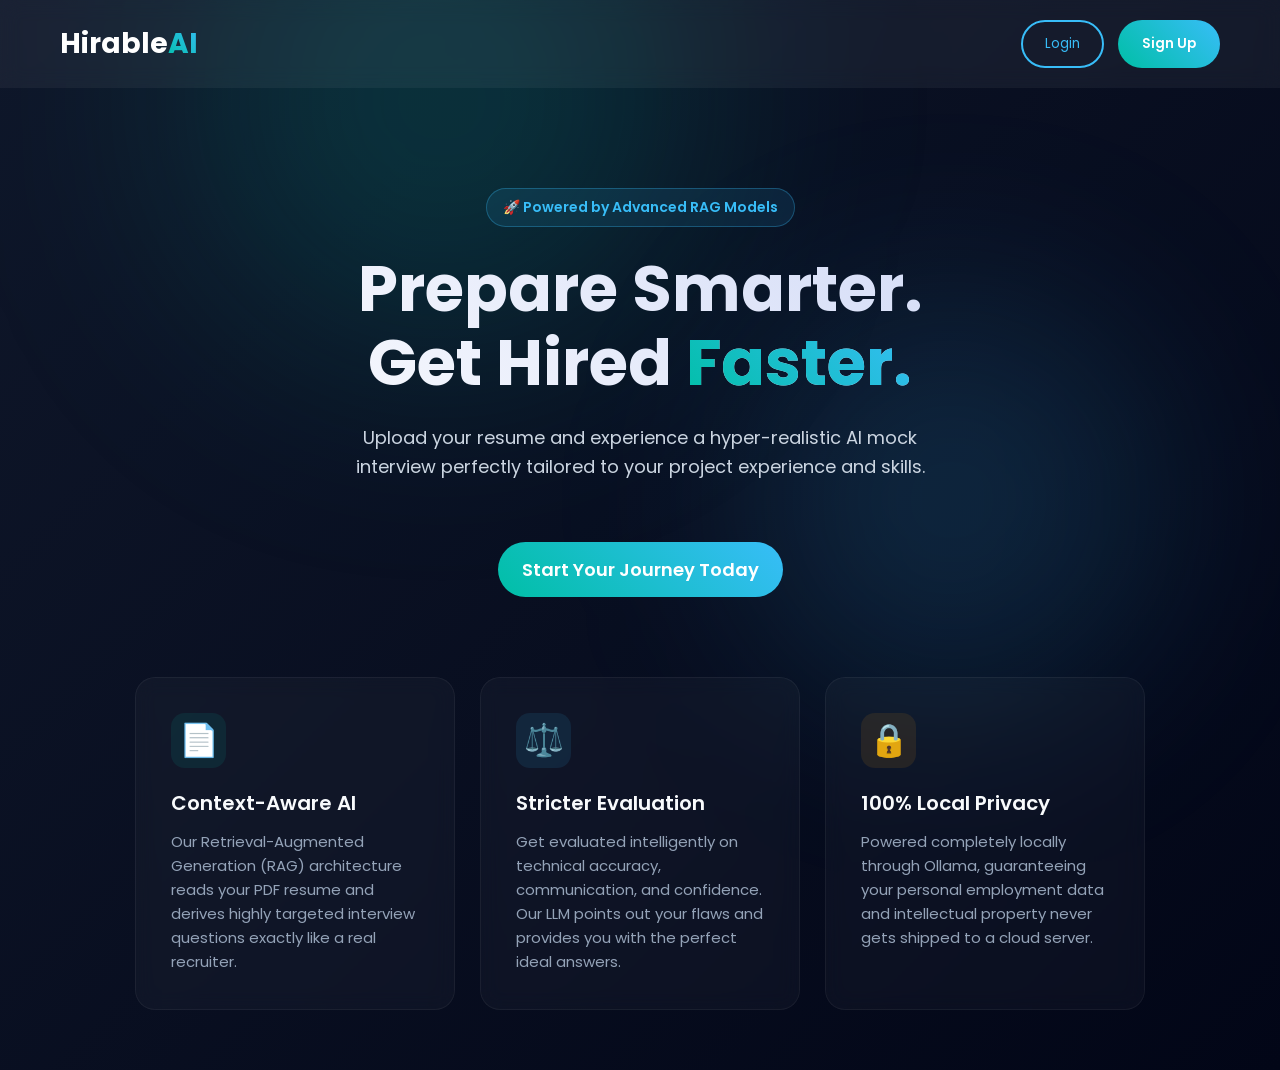
<file: frontend1/index.html>
<!DOCTYPE html>
<html>
<head>
<title>HirableAI | Ace Your Next Tech Interview</title>
<link rel="stylesheet" href="style.css">
<style>
  /* Landing Page Specific Styles */
  .hero-container {
      max-width: 1100px;
      margin: 0 auto;
      padding: 0 20px;
      margin-top: 100px;
      position: relative;
      z-index: 10;
  }
  
  .hero-badge {
      display: inline-block;
      padding: 8px 16px;
      background: rgba(56, 189, 248, 0.1);
      border: 1px solid rgba(56, 189, 248, 0.3);
      border-radius: 20px;
      color: #38BDF8;
      font-size: 14px;
      font-weight: 600;
      margin-bottom: 25px;
      animation: fadeUp 0.8s ease;
  }
  
  .hero h2 {
      font-size: 64px;
      line-height: 1.15;
      margin-bottom: 25px;
      font-weight: 700;
  }
  
  .hero p {
      font-size: 18px;
      max-width: 600px;
      margin: 0 auto 35px auto;
      line-height: 1.6;
  }
  
  .features-grid {
      display: flex;
      justify-content: center;
      gap: 25px;
      margin-top: 80px;
      flex-wrap: wrap;
      padding-bottom: 60px;
  }
  
  .feature-box {
      background: rgba(255, 255, 255, 0.03);
      border: 1px solid rgba(255, 255, 255, 0.05);
      backdrop-filter: blur(10px);
      padding: 35px;
      border-radius: 20px;
      width: 320px;
      text-align: left;
      transition: 0.4s;
      animation: fadeUp 1.2s ease forwards;
  }
  
  .feature-box:hover {
      background: rgba(255, 255, 255, 0.08);
      transform: translateY(-8px);
      box-shadow: 0 15px 35px rgba(0,0,0,0.4);
      border: 1px solid rgba(56, 189, 248, 0.2);
  }
  
  .feature-icon {
      font-size: 32px;
      margin-bottom: 20px;
      height: 55px;
      width: 55px;
      display: flex;
      align-items: center;
      justify-content: center;
      background: rgba(0, 191, 166, 0.1);
      border-radius: 14px;
  }
  
  .feature-box h3 {
      font-size: 20px;
      margin-bottom: 12px;
      color: #f8fafc;
      font-weight: 600;
  }
  
  .feature-box p {
      font-size: 15px;
      color: #94a3b8;
      line-height: 1.6;
      margin: 0;
  }
</style>
</head>

<body style="position: relative; overflow-x: hidden;">

<nav class="navbar" style="position: relative; z-index: 10;">
<h1 class="logo">Hirable<span>AI</span></h1>
<div>
    <button class="secondary-btn" onclick="window.location='login.html'" style="margin-right: 10px;">Login</button>
    <button class="primary-btn" onclick="window.location='signup.html'">Sign Up</button>
</div>
</nav>

<section class="hero hero-container">
    <div class="hero-badge">🚀 Powered by Advanced RAG Models</div>
    <h2>Prepare Smarter.<br>Get Hired <span style="background: linear-gradient(45deg,#00BFA6,#38BDF8); -webkit-background-clip: text; color: transparent;">Faster.</span></h2>
    <p>Upload your resume and experience a hyper-realistic AI mock interview perfectly tailored to your project experience and skills.</p>
    
    <div style="margin-top: 10px;">
        <button class="primary-btn big-btn" onclick="window.location='login.html'">Start Your Journey Today</button>
    </div>

    <div class="features-grid">
        <div class="feature-box">
            <div class="feature-icon" style="color:#00BFA6;">📄</div>
            <h3>Context-Aware AI</h3>
            <p>Our Retrieval-Augmented Generation (RAG) architecture reads your PDF resume and derives highly targeted interview questions exactly like a real recruiter.</p>
        </div>
        <div class="feature-box">
            <div class="feature-icon" style="color:#38BDF8; background: rgba(56, 189, 248, 0.1);">⚖️</div>
            <h3>Stricter Evaluation</h3>
            <p>Get evaluated intelligently on technical accuracy, communication, and confidence. Our LLM points out your flaws and provides you with the perfect ideal answers.</p>
        </div>
        <div class="feature-box">
            <div class="feature-icon" style="color:#f59e0b; background: rgba(245, 158, 11, 0.1);">🔒</div>
            <h3>100% Local Privacy</h3>
            <p>Powered completely locally through Ollama, guaranteeing your personal employment data and intellectual property never gets shipped to a cloud server.</p>
        </div>
    </div>
</section>

</body>
</html>
</file>
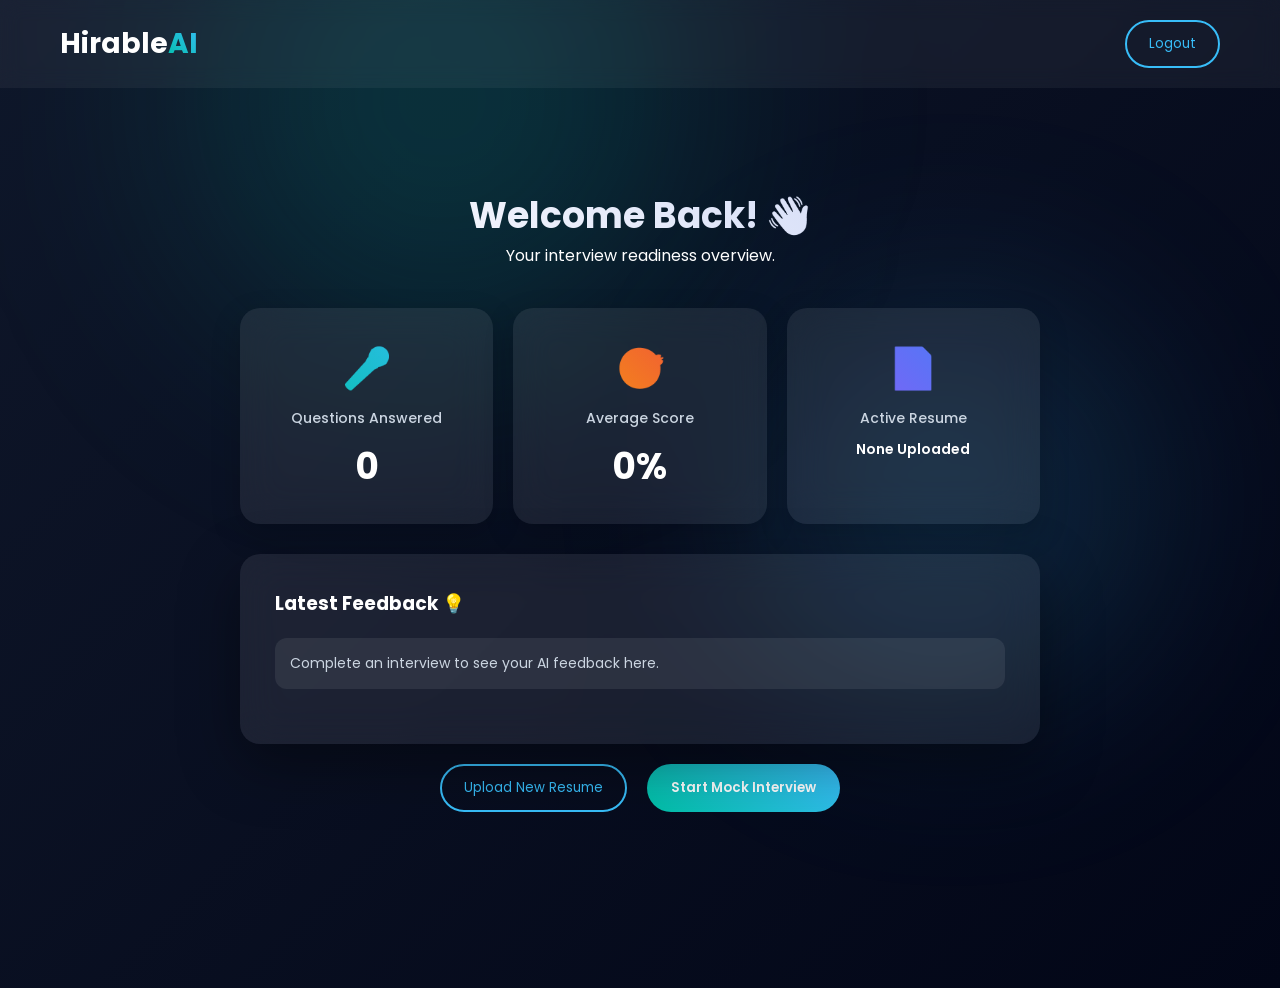
<file: frontend1/dashboard.html>
<!DOCTYPE html>
<html>
<head>
<title>Dashboard | HirableAI</title>
<link rel="stylesheet" href="style.css">
</head>

<body>

<nav class="navbar">
<h1 class="logo">Hirable<span>AI</span></h1>
<button onclick="logout()" class="secondary-btn">Logout</button>
</nav>

<section class="center-page" style="padding-top: 100px;">

    <div class="dashboard-container">
        <div class="dashboard-header">
            <h2>Welcome Back! 👋</h2>
            <p>Your interview readiness overview.</p>
        </div>
        
        <div class="dashboard-stats">
            <div class="stat-card">
                <div class="stat-icon" style="background: linear-gradient(45deg, #00BFA6, #38BDF8); -webkit-background-clip: text; color: transparent;">🎤</div>
                <h3>Questions Answered</h3>
                <h1 id="dashInterviews">0</h1>
            </div>
            <div class="stat-card">
                <div class="stat-icon" style="background: linear-gradient(45deg, #f59e0b, #ef4444); -webkit-background-clip: text; color: transparent;">🎯</div>
                <h3>Average Score</h3>
                <h1 id="dashScore">0%</h1>
            </div>
            <div class="stat-card">
                <div class="stat-icon" style="background: linear-gradient(45deg, #8b5cf6, #3b82f6); -webkit-background-clip: text; color: transparent;">📄</div>
                <h3>Active Resume</h3>
                <p id="dashResume" style="font-weight: 600; font-size: 14px; margin-top: 10px;">None Uploaded</p>
            </div>
        </div>

        <div class="recent-activity card" style="width: 100%; margin: 20px 0; text-align: left;">
            <h3 style="margin-bottom: 15px;">Latest Feedback 💡</h3>
            <div class="feedback" id="dashFeedback" style="max-height: none;">
                Complete an interview to see your AI feedback here.
            </div>
        </div>

        <div class="dashboard-actions" style="display: flex; gap: 20px; justify-content: center; margin-bottom: 40px;">
            <button class="secondary-btn" onclick="window.location='upload.html'">Upload New Resume</button>
            <button class="primary-btn" onclick="window.location='mock.html'">Start Mock Interview</button>
        </div>
    </div>

</section>

<script src="script.js"></script>
</body>
</html>
</file>
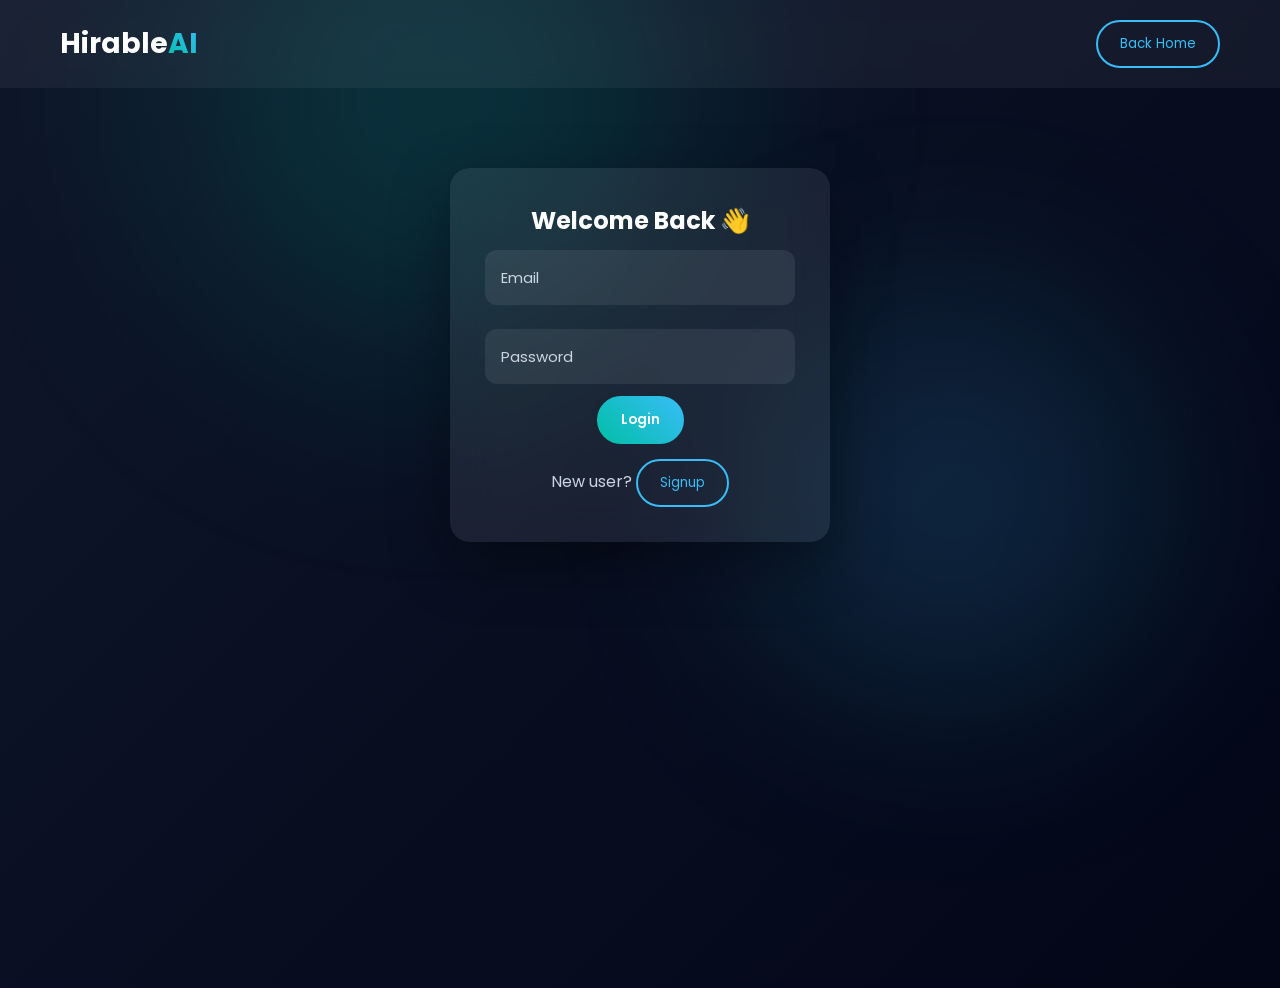
<file: frontend1/login.html>
<!DOCTYPE html>
<html>
<head>
<title>Login</title>
<link rel="stylesheet" href="style.css">
</head>

<body style="position: relative;">

<nav class="navbar" style="position: relative; z-index: 10;">
<h1 class="logo">Hirable<span>AI</span></h1>
<button class="secondary-btn" onclick="window.location='index.html'">Back Home</button>
</nav>

<section class="center-page">
<div class="card">
<h2>Welcome Back 👋</h2>

<input type="email" placeholder="Email">
<input type="password" placeholder="Password">

<button class="primary-btn" onclick="login()">Login</button>
<!-- <button class="secondary-btn" onclick="signup()">Sign</button> -->

<p style="margin-top:15px;color:#cbd5e1;">
New user? <button class="secondary-btn" onclick="signup()">Signup</button>
</p>
</div>
</section>

<script src="script.js"></script>
</body>

</html>
</file>
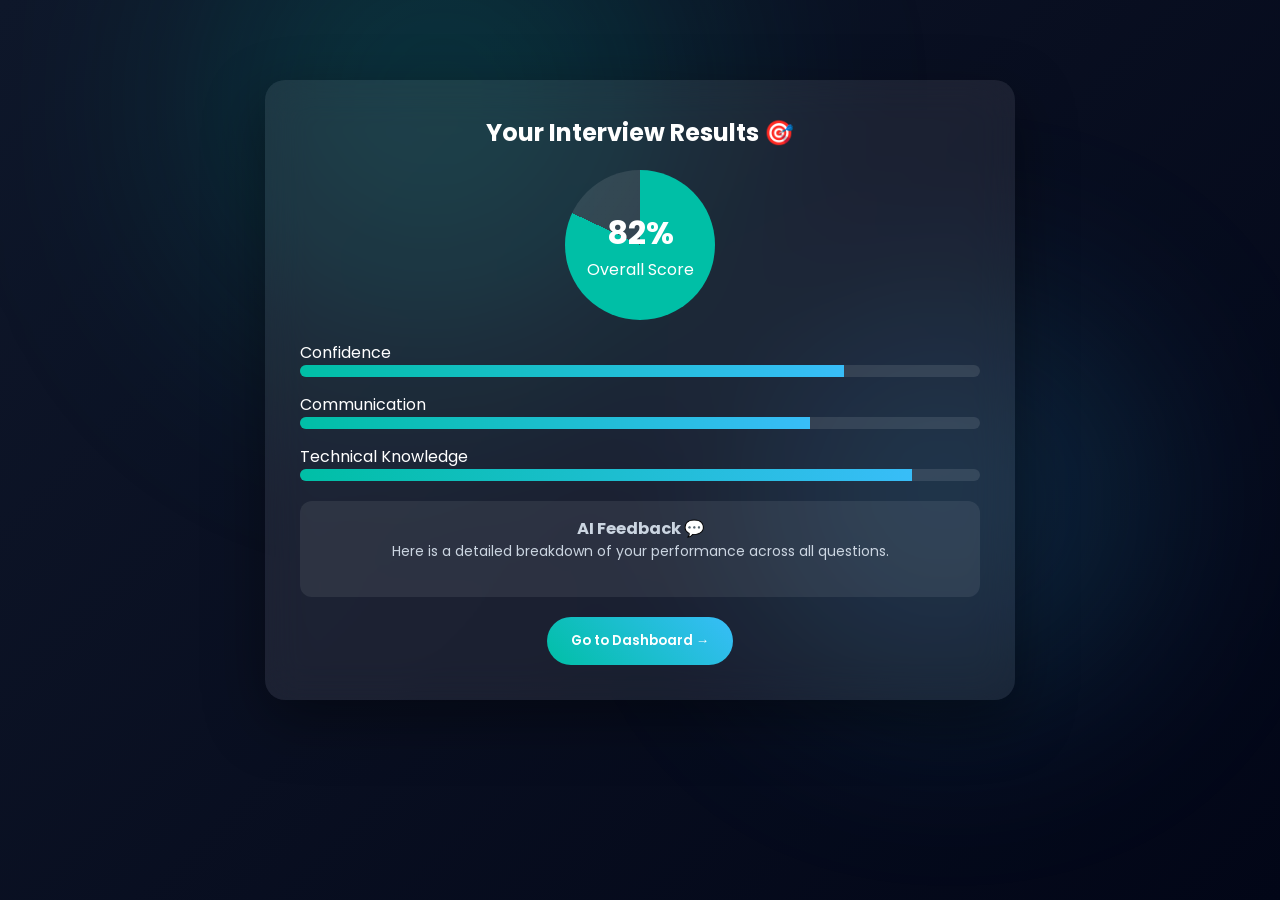
<file: frontend1/results.html>
<!DOCTYPE html>
<html>
<head>
<title>Interview Results</title>
<link rel="stylesheet" href="style.css">
</head>

<body class="center-page">

<div class="card result-card">

<h2>Your Interview Results 🎯</h2>

<!-- OVERALL SCORE -->
<div class="score-circle">
    <h1 id="overallScore">82%</h1>
    <p>Overall Score</p>
</div>

<!-- SKILL BARS -->
<div class="skill">
    <p>Confidence</p>
    <div class="bar"><div id="confBar"></div></div>
</div>

<div class="skill">
    <p>Communication</p>
    <div class="bar"><div id="commBar"></div></div>
</div>

<div class="skill">
    <p>Technical Knowledge</p>
    <div class="bar"><div id="techBar"></div></div>
</div>

<!-- FEEDBACK -->
<div class="feedback">
    <h3>AI Feedback 💬</h3>
    <p>
        Great clarity in answers. Try to give more
        real-world examples to improve impact.
    </p>
    <div id="completeFeedback" style="margin-top: 20px; text-align: left;"></div>
</div>

<button class="primary-btn" onclick="goDashboard()">
Go to Dashboard →
</button>

</div>

<script src="script.js"></script>
</body>
</html>
</file>
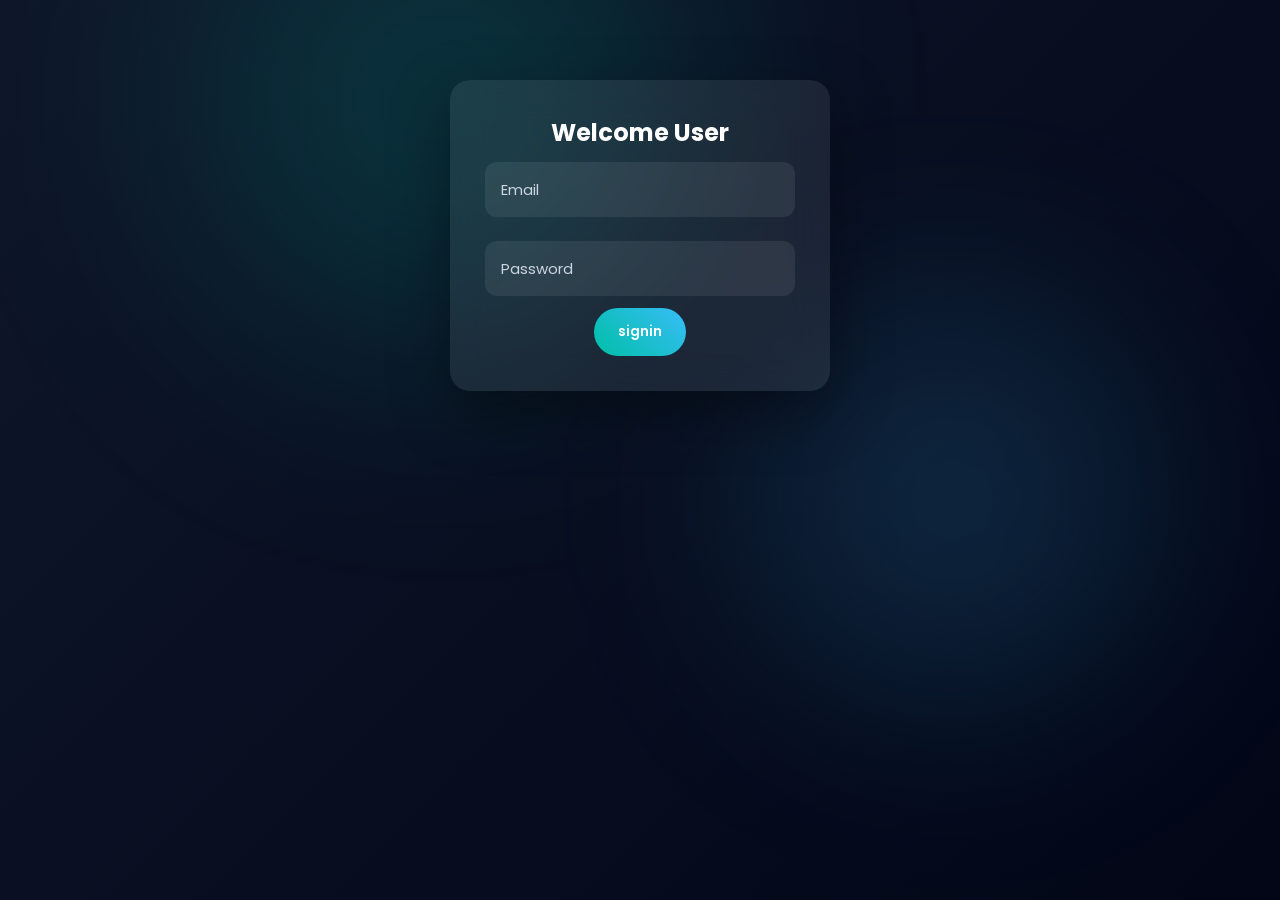
<file: frontend1/signup.html>
<!DOCTYPE html>
<html lang="en">
<head>
    <meta charset="UTF-8">
    <meta name="viewport" content="width=device-width, initial-scale=1.0">
    <title>Signin</title>
    <link rel="stylesheet" href="style.css">
</head>
<body class="center-page">
    <div class="card">
<h2>Welcome User</h2>

<input type="email" placeholder="Email">
<input type="password" placeholder="Password">
<button class="primary-btn" onclick="signin()">signin</button>
<p id="msg"></p>
    <script src="script.js"></script>
</body>
</html>
</file>
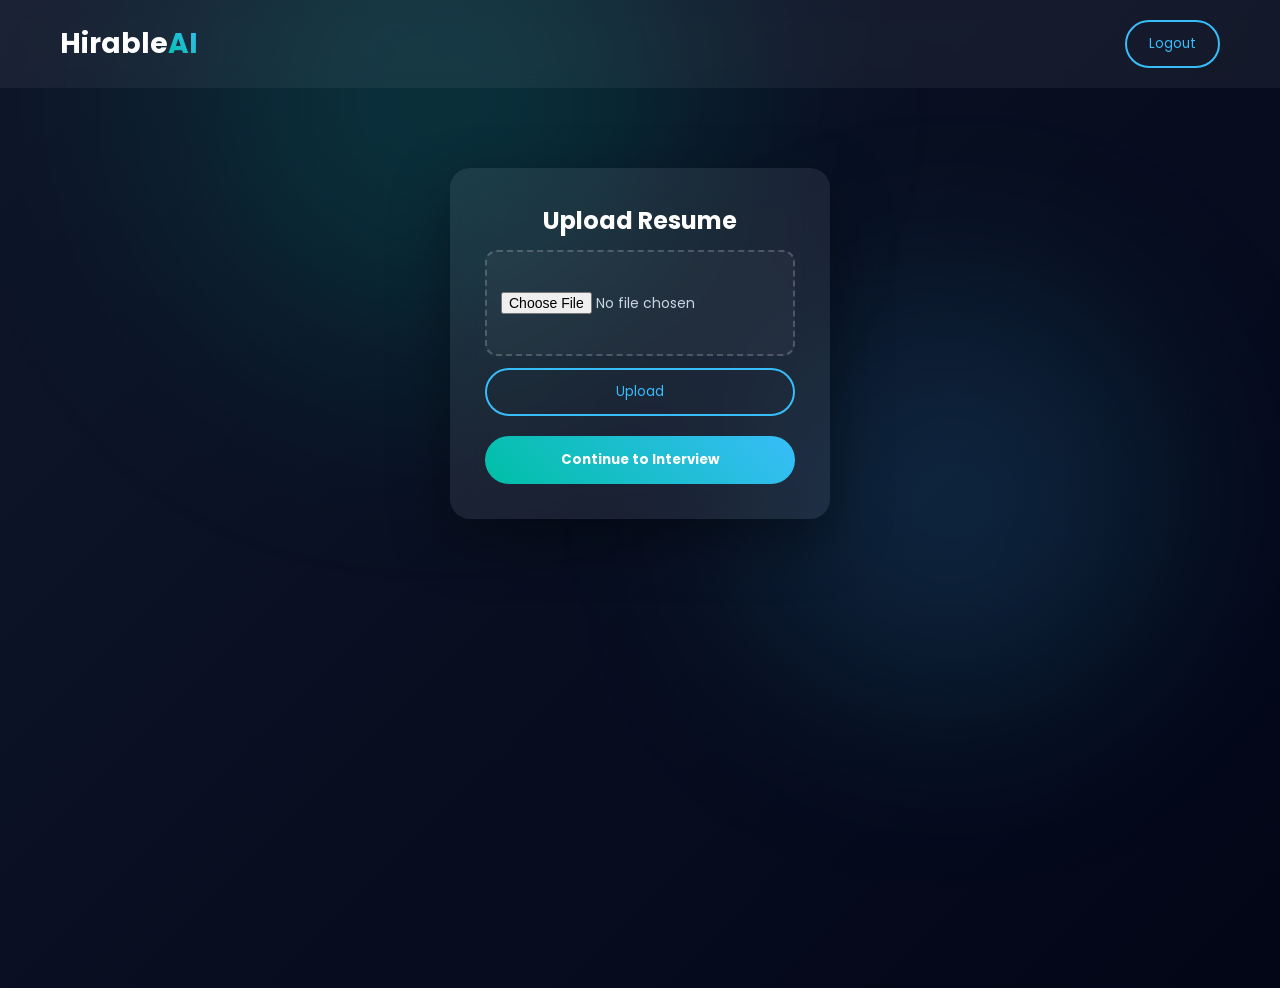
<file: frontend1/upload.html>
<!DOCTYPE html>
<html>
<head>
<title>Upload Resume</title>
<link rel="stylesheet" href="style.css">
</head>

<body style="position: relative;">

<nav class="navbar" style="position: relative; z-index: 10;">
<h1 class="logo">Hirable<span>AI</span></h1>
<button class="secondary-btn" onclick="logout()">Logout</button>
</nav>

<section class="center-page">
<div class="card">
  <h2>Upload Resume</h2>

  <input type="file" id="resume" accept=".pdf">
  <button type="button" class="secondary-btn" onclick="upload()" style="margin-bottom: 20px; width: 100%;">Upload</button>
  <p id="msg"></p>

  <button id="nextBtn" class="primary-btn" disabled onclick="goMock()" style="width: 100%;">
   <h4> Continue to Interview</h4>
  </button>
</div>
</section>

<script src="script.js"></script>
</body>
</html>
</file>
<file: frontend1/style.css>
/* GOOGLE FONT */
@import url('https://fonts.googleapis.com/css2?family=Poppins:wght@300;400;500;600;700&display=swap');

*{
margin:0;
padding:0;
box-sizing:border-box;
font-family:Poppins,sans-serif;
}

/* BACKGROUND */
body{
min-height:100vh;
background: linear-gradient(135deg,#0f172a,#020617);
color:white;
position: relative;
overflow-x: hidden;
}

/* GLOBAL GLOW ORBS */
body::before {
    content: '';
    position: fixed;
    top: -150px;
    left: 15%;
    width: 500px;
    height: 500px;
    background: rgba(0, 191, 166, 0.18);
    filter: blur(120px);
    border-radius: 50%;
    z-index: -1;
    pointer-events: none;
}

body::after {
    content: '';
    position: fixed;
    top: 300px;
    right: 10%;
    width: 400px;
    height: 400px;
    background: rgba(56, 189, 248, 0.15);
    filter: blur(100px);
    border-radius: 50%;
    z-index: -1;
    pointer-events: none;
}

/* NAVBAR */
.navbar{
display:flex;
justify-content:space-between;
align-items:center;
padding:20px 60px;
background:rgba(255,255,255,0.05);
backdrop-filter:blur(10px);
}

.logo{
font-size:28px;
font-weight:700;
}

.logo span{
    background: linear-gradient(45deg,#00BFA6,#38BDF8);
    background-clip: text;
    -webkit-background-clip: text;
    -webkit-text-fill-color: transparent;
    color: transparent;
}



/* HERO */
.hero{
text-align:center;
margin-top:140px;
animation:fadeUp 1s ease;
}

.hero h2{
    font-size:48px;
    background: linear-gradient(45deg,#ffffff,#cbd5f5);
    background-clip: text;
    -webkit-background-clip: text;
    -webkit-text-fill-color: transparent;
    color: transparent;
}

.hero p{
margin-top:15px;
color:#cbd5e1;
}

/* GLASS CARD */
.card{
background:rgba(255,255,255,0.08);
backdrop-filter:blur(20px);
padding:35px;
width:380px;
border-radius:20px;
box-shadow:0 20px 60px rgba(0,0,0,0.4);
text-align:center;
animation:fadeUp 0.8s ease;
margin: 40px auto;
}

/* CENTER LAYOUT */
.center-page{
display:flex;
justify-content:center;
align-items:flex-start;
min-height:100vh;
padding: 40px 20px;
}

/* INPUTS */
input,textarea,select{
width:100%;
padding:14px;
margin:12px 0;
border: 2px solid transparent;
border-radius:12px;
background:rgba(255,255,255,0.08);
color:white;
outline:none;
transition: 0.3s;
font-size: 15px;
}

input:focus, textarea:focus {
background:rgba(255,255,255,0.12);
border: 2px solid #38BDF8;
box-shadow: 0 0 15px rgba(56, 189, 248, 0.2);
}

input[type="file"] {
    padding: 40px 14px;
    background: rgba(255, 255, 255, 0.03);
    border: 2px dashed rgba(255, 255, 255, 0.2);
    text-align: center;
    cursor: pointer;
    font-size: 14px;
    color: #cbd5e1;
}

input[type="file"]:hover {
    border: 2px dashed #00BFA6;
    background: rgba(0, 191, 166, 0.05);
}

input::placeholder,
textarea::placeholder{
color:#cbd5e1;
}

/* BUTTONS */
.primary-btn{
background:linear-gradient(45deg,#00BFA6,#38BDF8);
padding:14px 24px;
border:none;
border-radius:30px;
color:white;
font-weight:600;
cursor:pointer;
transition:0.3s;
}

.primary-btn:hover{
transform:translateY(-4px);
box-shadow:0 10px 25px rgba(0,191,166,0.4);
}

.secondary-btn{
background:transparent;
border:2px solid #38BDF8;
color:#38BDF8;
padding:12px 22px;
border-radius:30px;
cursor:pointer;
transition:0.3s;
}

.secondary-btn:hover{
background:#38BDF8;
color:white;
}

/* BIG BUTTON */
.big-btn{
margin-top:25px;
font-size:18px;
}

/* ANIMATIONS */
@keyframes fadeUp{
from{
opacity:0;
transform:translateY(40px);
}
to{
opacity:1;
transform:translateY(0);
}
}

/* RESULT PAGE */

.result-card{
width: 750px;
margin-top: 40px;
margin-bottom: 40px;
}

/* SCORE CIRCLE */
.score-circle{
width:150px;
height:150px;
margin:20px auto;
border-radius:50%;
background:conic-gradient(
#00BFA6 0% 82%,
rgba(255,255,255,0.1) 82% 100%
);
display:flex;
flex-direction:column;
justify-content:center;
align-items:center;
}

.score-circle h1{
font-size:32px;
}

/* SKILL BARS */
.skill{
margin:15px 0;
text-align:left;
}

.bar{
width:100%;
height:12px;
background:rgba(255,255,255,0.1);
border-radius:10px;
overflow:hidden;
}

.bar div{
height:12px;
background:linear-gradient(90deg,#00BFA6,#38BDF8);
width:0%;
transition:1s;
}

/* FEEDBACK */
.feedback{
margin:20px 0;
padding:15px;
background:rgba(255,255,255,0.08);
border-radius:12px;
font-size:14px;
color:#cbd5e1;
}

/* MOCK PAGE */

.mock-card{
width:500px;
}

.mock-top{
display:flex;
justify-content:space-between;
margin-bottom:15px;
font-weight:600;
color:#cbd5e1;
}

.mock-controls{
display:flex;
justify-content:space-between;
margin-top:15px;
}

.end-btn{
margin-top:15px;
width:100%;
padding:12px;
border:none;
border-radius:25px;
background:#ef4444;
color:white;
cursor:pointer;
}

/* QUESTION STYLE */
#questionText{
margin:20px 0;
min-height:60px;
}

/* DASHBOARD */
.dashboard-container {
    width: 800px;
    max-width: 90%;
    margin: 0 auto;
}

.dashboard-header {
    text-align: center;
    margin-bottom: 40px;
}

.dashboard-header h2 {
    font-size: 36px;
    background: linear-gradient(45deg,#ffffff,#cbd5f5);
    background-clip: text;
    -webkit-background-clip: text;
    -webkit-text-fill-color: transparent;
    color: transparent;
}

.dashboard-stats {
    display: flex;
    justify-content: space-between;
    gap: 20px;
    margin-bottom: 30px;
}

.stat-card {
    background: rgba(255, 255, 255, 0.08);
    backdrop-filter: blur(20px);
    padding: 30px 20px;
    border-radius: 20px;
    box-shadow: 0 10px 30px rgba(0,0,0,0.2);
    flex: 1;
    text-align: center;
    transition: 0.3s;
    animation: fadeUp 0.6s ease forwards;
}

.stat-card:hover {
    transform: translateY(-5px);
    background: rgba(255, 255, 255, 0.12);
}

.stat-icon {
    font-size: 40px;
    margin-bottom: 10px;
}

.stat-card h3 {
    font-size: 14px;
    font-weight: 500;
    color: #cbd5e1;
    margin-bottom: 10px;
}

.stat-card h1 {
    font-size: 36px;
}
</file>
